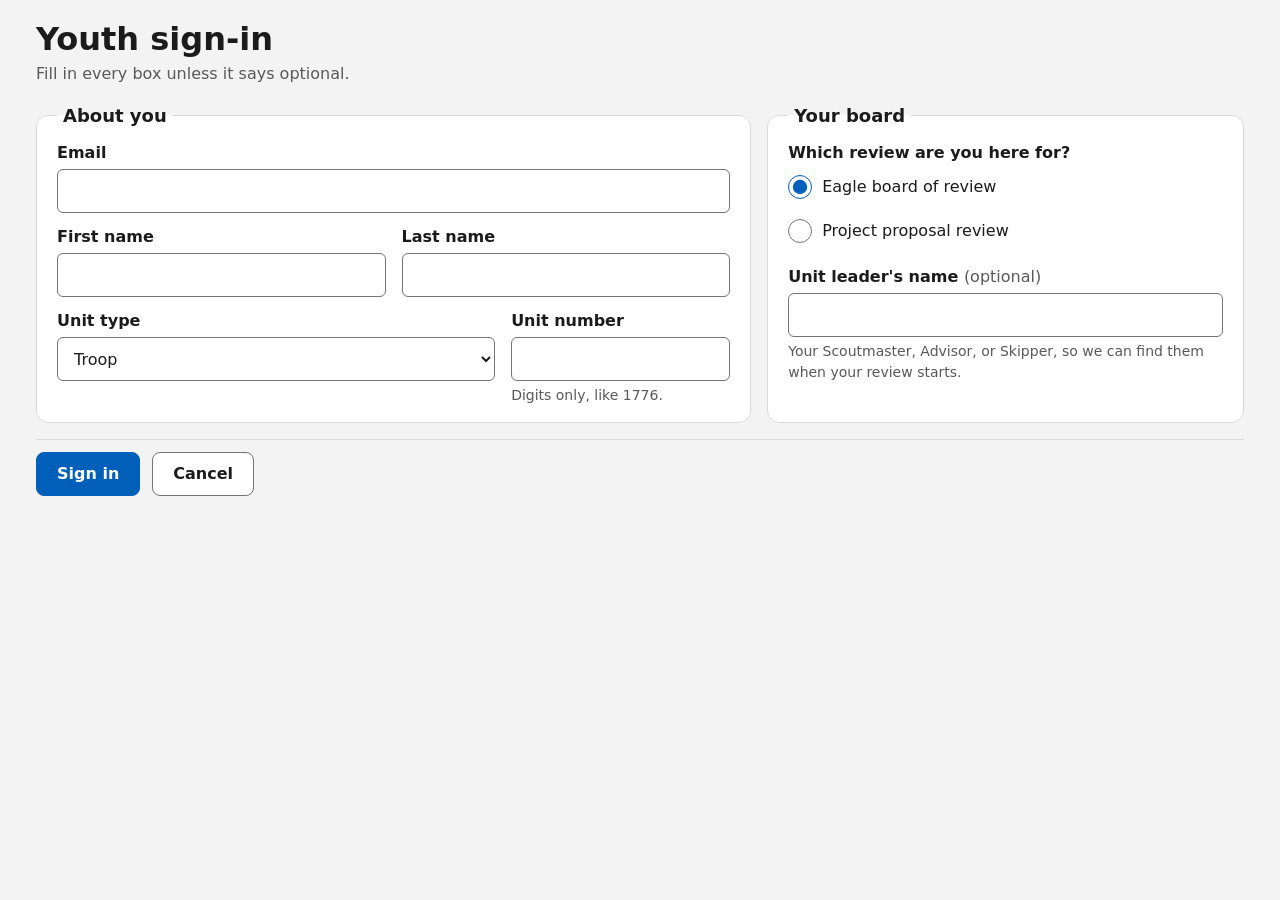
<file: src/EagleBoards.Web/wwwroot/youth_register.html>
<!DOCTYPE html>
<html lang="en">
   <head>
      <meta charset="UTF-8">
      <meta name="viewport" content="width=device-width, initial-scale=1">
      <meta name="color-scheme" content="light dark">
      <title>Youth sign-in: Eagle Boards</title>
      <link rel="stylesheet" href="checkin.css">
      <script src="checkin.js"></script>
   </head>
   <!-- Shared by every version of Eagle Boards (eagleboards-shared/checkin).
        Edit it there, not in a version's copy.

        Labels above their fields, which people complete faster than labels
        beside them. On a laptop the form spreads into columns so all of it,
        and Sign in, fits without scrolling; on a phone it is one column. The
        Sign in bar stays pinned to the bottom of the window either way, for
        anyone who can't scroll with a trackpad. No birthdate and no phone
        number: nothing uses either (SPEC.md D-7, D-8). -->
   <body>
      <main class="page form-page">
         <h1>Youth sign-in</h1>
         <p class="lead">Fill in every box unless it says optional.</p>

         <div id="errorSummary" class="status error" role="alert"></div>

         <form id="signInForm">
            <input type="hidden" name="ID" value="">

            <div class="form-columns">
               <fieldset>
                  <legend>About you</legend>
                  <div class="field">
                     <label for="Email">Email</label>
                     <!-- type="text", not "email": NONE is a legal answer and
                          type="email" would refuse it. inputmode still brings up
                          the @ keyboard on a tablet. -->
                     <input type="text" id="Email" name="Email" required
                            inputmode="email" autocomplete="email" autocapitalize="off" spellcheck="false"
                            data-required="Enter your email, or NONE if you don't have one.">
                  </div>
                  <div class="pair">
                     <div class="field">
                        <label for="First">First name</label>
                        <input type="text" id="First" name="First" required autocomplete="given-name">
                     </div>
                     <div class="field">
                        <label for="Last">Last name</label>
                        <input type="text" id="Last" name="Last" required autocomplete="family-name">
                     </div>
                  </div>
                  <div class="pair unit">
                     <div class="field">
                        <label for="UnitType">Unit type</label>
                        <select id="UnitType" name="UnitType" required>
                           <option value="Troop">Troop</option>
                           <option value="Post">Post</option>
                           <option value="Crew">Crew</option>
                           <option value="Ship">Ship</option>
                        </select>
                     </div>
                     <div class="field">
                        <label for="Unit">Unit number</label>
                        <input type="text" id="Unit" name="Unit" required inputmode="numeric" pattern="[0-9]+"
                               aria-describedby="Unit-hint"
                               data-required="Enter your unit number."
                               data-pattern="Unit number takes digits only, like 1776.">
                        <p class="hint" id="Unit-hint">Digits only, like 1776.</p>
                     </div>
                  </div>
               </fieldset>

               <fieldset>
                  <legend>Your board</legend>
                  <!-- Radio buttons, not a dropdown: two choices, both in view,
                       one click, nothing to open with a trackpad. The values
                       stay "Final" and "Project": they are what is stored, and
                       they match the rooms and the room timers. -->
                  <fieldset class="nested radios">
                     <legend>Which review are you here for?</legend>
                     <label class="check">
                        <input type="radio" name="BoardType" value="Final" id="BoardType" checked>
                        <span>Eagle board of review</span>
                     </label>
                     <label class="check">
                        <input type="radio" name="BoardType" value="Project" id="BoardType-project">
                        <span>Project proposal review</span>
                     </label>
                  </fieldset>
                  <div class="field">
                     <label for="Leader">Unit leader's name <span class="optional">(optional)</span></label>
                     <input type="text" id="Leader" name="Leader" autocomplete="off" aria-describedby="Leader-hint">
                     <p class="hint" id="Leader-hint">Your Scoutmaster, Advisor, or Skipper, so we can find them when your review starts.</p>
                  </div>
               </fieldset>
            </div>

            <div class="action-bar">
               <div class="actions">
                  <button type="submit" class="primary" id="submitButton">Sign in</button>
                  <button type="button" id="cancelButton">Cancel</button>
               </div>
               <p id="formStatus" class="status" role="status"></p>
            </div>
         </form>

         <dialog id="leaveDialog" aria-labelledby="leaveHeading">
            <h2 id="leaveHeading">Leave without signing in?</h2>
            <p>What you've typed here will be cleared.</p>
            <div class="actions">
               <button type="button" class="primary" id="keepButton">Keep signing in</button>
               <button type="button" id="leaveButton">Leave</button>
            </div>
         </dialog>
      </main>
      <script>
         ebSignInForm(document.getElementById("signInForm"), {
            registerPath: "/register-youth",
            lookupPath: "/api/youth-lookup",
            prefill: ["ID", "Last", "First", "UnitType", "Unit", "BoardType", "Leader"],
            send: ["Email", "ID", "Last", "First", "UnitType", "Unit", "BoardType", "Leader"]
         });
      </script>
   </body>
</html>
</file>
<file: src/EagleBoards.Web/wwwroot/checkin.css>
/* ========================================================================
   checkin.css: the check-in pages the tablets at the door load, shared by
   every version of Eagle Boards (see README.md in this folder).

   Built to WCAG 2.2 AA. Every text and control color below is a pair that
   scripts/check-contrast.js measures, in light and in dark; do not add a
   color without adding its pair there. In brief:

     1.4.3  text        4.5:1 or better (all pairs here are 4.5:1+,
                         including the large text that only needs 3:1)
     1.4.11 controls     field borders and the focus ring 3:1 or better
     1.4.1  color        errors and states also say so in words
     1.4.4, 1.4.10, 1.4.12  sizes in rem, one column at 320px, no fixed
                         heights on text, so zoom and text spacing reflow
     2.4.7  focus        a 3px ring on every control, never removed
     2.5.8  targets      every control at least 44px tall
     2.4.11 focus        the pinned Sign in bar never hides the field in
                         focus (scroll-padding-bottom)

   Built for a shared laptop, too: on a laptop-sized window the whole form
   fits without scrolling (the fields spread into columns on a wide screen),
   and Sign in / Cancel stay pinned to the bottom of the window whatever the
   screen, so nobody has to scroll with a trackpad to find them.

   The system's accent color is deliberately not used: a tablet whose owner
   chose yellow would put yellow text on white. The colors are fixed and
   measured instead. Light or dark follows the device (prefers-color-scheme),
   and Windows High Contrast (forced-colors) gets system colors throughout.
   ======================================================================== */

:root {
   color-scheme: light dark;

   --font: system-ui, -apple-system, "Segoe UI Variable Text", "Segoe UI", Roboto, "Helvetica Neue", sans-serif;

   --bg: #f3f3f3;
   --surface: #ffffff;
   --surface-alt: #f7f7f7;
   --text: #1b1b1b;
   --text-2: #595959;
   --divider: #d9d9d9;
   --control-border: #757575;
   --accent: #005fb8;
   --accent-text: #ffffff;
   --accent-fg: #005fb8;
   --focus: #005fb8;
   --error-fg: #a4221c;
   --error-bg: #fdecea;
   --disabled-fg: #6b6b6b;
   --disabled-bg: #ebebeb;
   --backdrop: rgba(0, 0, 0, 0.45);
}

@media (prefers-color-scheme: dark) {
   :root {
      --bg: #1c1c1c;
      --surface: #272727;
      --surface-alt: #2e2e2e;
      --text: #f2f2f2;
      --text-2: #bdbdbd;
      --divider: #3d3d3d;
      --control-border: #9a9a9a;
      --accent: #4cc2ff;
      --accent-text: #000000;
      --accent-fg: #7fd4ff;
      --focus: #7fd4ff;
      --error-fg: #ffb4ab;
      --error-bg: #3f2422;
      --disabled-fg: #a3a3a3;
      --disabled-bg: #333333;
      --backdrop: rgba(0, 0, 0, 0.65);
   }
}

*, *::before, *::after { box-sizing: border-box; }

html { font-size: 100%; scroll-padding-bottom: 7rem; }

body {
   margin: 0;
   min-height: 100vh;
   font: 1rem/1.5 var(--font);
   color: var(--text);
   background: var(--bg);
   accent-color: var(--accent);
   -webkit-text-size-adjust: 100%;
}

a { color: var(--accent-fg); text-underline-offset: 0.15em; }

[hidden] { display: none !important; }

.visually-hidden {
   position: absolute;
   width: 1px; height: 1px;
   margin: -1px; padding: 0;
   overflow: hidden;
   clip: rect(0 0 0 0);
   white-space: nowrap;
   border: 0;
}

/* 2.4.7: one visible focus ring for everything, 3px, offset so it never sits
   on the same color as a filled button. */
:focus-visible {
   outline: 3px solid var(--focus);
   outline-offset: 2px;
}

.page {
   max-width: 60rem;
   margin: 0 auto;
   padding: 2rem 1.25rem 3rem;
}

/* A form uses the width a laptop has: one column on a phone, two or three
   on a wider screen, so the whole form fits without scrolling. */
.form-page { max-width: 78rem; padding-top: 1.25rem; padding-bottom: 0; }
.form-page h1 { margin-top: 0; font-size: clamp(1.625rem, 3.5vw, 2rem); }
.form-page .lead { margin-bottom: 1rem; font-size: 1rem; }

.form-columns { display: grid; grid-template-columns: 1fr; gap: 1rem; }
.form-columns > fieldset { margin: 0; }
@media (min-width: 52rem) {
   .form-columns { grid-template-columns: 3fr 2fr; }
   .form-columns.three > :last-child { grid-column: 1 / -1; }
}
@media (min-width: 60rem) {
   .form-columns.three { grid-template-columns: 5fr 3fr 3fr; }
   .form-columns.three > :last-child { grid-column: auto; }
}

h1 {
   margin: 0.5rem 0 0.25rem;
   font-size: clamp(1.75rem, 5vw, 2.75rem);
   line-height: 1.2;
}
.welcome h1, .welcome .lead { text-align: center; }
h2 { margin: 0; font-size: 1.25rem; line-height: 1.3; }
h3 { margin: 0; font-size: 1.125rem; line-height: 1.3; }

.lead {
   margin: 0 0 1.75rem;
   font-size: clamp(1.0625rem, 2.4vw, 1.25rem);
   color: var(--text-2);
}

.hint { margin: 0.25rem 0 0; font-size: 0.875rem; color: var(--text-2); }

/* ---------------------------------------------------------- welcome page */
.choices {
   display: grid;
   grid-template-columns: repeat(auto-fit, minmax(15rem, 1fr));
   gap: 1rem;
   margin: 0 0 2rem;
}

/* The two ways in are links (they go to another page), drawn as big tiles,
   both alike: when one was filled, people took it for already chosen. */
.choice {
   display: flex;
   flex-direction: column;
   justify-content: center;
   gap: 0.25rem;
   min-height: 7.5rem;
   padding: 1.25rem 1.5rem;
   border: 2px solid var(--control-border);
   border-radius: 0.75rem;
   background: var(--surface);
   color: var(--text);
   text-decoration: none;
}
.choice-title { font-size: 1.625rem; font-weight: 700; line-height: 1.2; }
.choice-detail { font-size: 1rem; color: var(--text-2); }
.choice:hover { background: var(--surface-alt); }

.lists {
   display: grid;
   grid-template-columns: repeat(auto-fit, minmax(17rem, 1fr));
   gap: 1rem;
}

.card {
   background: var(--surface);
   border: 1px solid var(--divider);
   border-radius: 0.75rem;
   padding: 1rem 1.25rem 1.25rem;
}
.card-head {
   display: flex;
   flex-wrap: wrap;
   align-items: center;
   justify-content: space-between;
   gap: 0.5rem;
   margin-bottom: 0.5rem;
}

.list-scroll { max-height: 22rem; overflow-y: auto; }

table { width: 100%; border-collapse: collapse; font-size: 1rem; }
th {
   text-align: left;
   font-size: 0.875rem;
   font-weight: 600;
   color: var(--text-2);
   padding: 0.25rem 0.5rem 0.375rem 0;
   border-bottom: 1px solid var(--divider);
}
td { padding: 0.5rem 0.5rem 0.5rem 0; border-bottom: 1px solid var(--divider); vertical-align: top; }
td.time { color: var(--text-2); white-space: nowrap; }
.empty { margin: 0.5rem 0 0; color: var(--text-2); }

.lists-heading { margin: 1.5rem 0 0.75rem; }

/* ------------------------------------------------------------------ forms */
form { margin: 0; }

fieldset {
   margin: 0 0 1rem;
   padding: 0.75rem 1.25rem 1rem;
   background: var(--surface);
   border: 1px solid var(--divider);
   border-radius: 0.75rem;
}
legend {
   padding: 0 0.375rem;
   font-size: 1.125rem;
   font-weight: 700;
}

fieldset.nested {
   margin: 1rem 0 0;
   padding: 0;
   background: none;
   border: 0;
   border-radius: 0;
}
fieldset.nested > legend { padding: 0; font-size: 1rem; font-weight: 600; }
fieldset.radios { margin: 0 0 0.75rem; }
fieldset.radios .check { padding: 0.375rem 0; }

.field { margin: 0 0 0.75rem; }
.field:last-child { margin-bottom: 0; }
.field > label, .field-label {
   display: block;
   margin: 0 0 0.25rem;
   font-weight: 600;
}
.optional { font-weight: 400; color: var(--text-2); }

.pair { display: grid; grid-template-columns: 1fr 1fr; gap: 0 1rem; }
.pair.unit { grid-template-columns: 2fr 1fr; }
@media (max-width: 30rem) {
   .pair, .pair.unit { grid-template-columns: 1fr; }
}

input[type=text], input[type=tel], input[type=email], input[type=search], select {
   display: block;
   width: 100%;
   min-height: 2.75rem;
   padding: 0.5rem 0.75rem;
   font: inherit;
   color: var(--text);
   background: var(--surface);
   border: 1px solid var(--control-border);
   border-radius: 0.375rem;
}
input:disabled, select:disabled {
   color: var(--disabled-fg);
   background: var(--disabled-bg);
   border-style: dashed;
}
input[aria-invalid=true], select[aria-invalid=true] {
   border: 2px solid var(--error-fg);
}

.field-error {
   display: flex;
   gap: 0.375rem;
   margin: 0.375rem 0 0;
   font-weight: 600;
   color: var(--error-fg);
}
.field-error::before { content: "\26A0\FE0E"; } /* warning sign, as text */

.check {
   display: flex;
   align-items: flex-start;
   gap: 0.625rem;
   min-height: 2.75rem;
   padding: 0.5rem 0;
   cursor: pointer;
}
.check input { flex: 0 0 auto; width: 1.375rem; height: 1.375rem; margin: 0.125rem 0 0; }
.check input[type=radio] { width: 1.5rem; height: 1.5rem; margin: 0; }
.check:has(input[type=radio]) { align-items: center; }

.choice-list {
   max-height: 8.5rem;
   overflow-y: auto;
   margin-top: 0.5rem;
   padding: 0 0.75rem;
   border: 1px solid var(--control-border);
   border-radius: 0.375rem;
}
.choice-list .check + .check { border-top: 1px solid var(--divider); }

/* ---------------------------------------------------------------- buttons */
button, .button {
   display: inline-flex;
   align-items: center;
   justify-content: center;
   min-height: 2.75rem;
   padding: 0.5rem 1.25rem;
   font: inherit;
   font-weight: 600;
   color: var(--text);
   background: var(--surface);
   border: 1px solid var(--control-border);
   border-radius: 0.5rem;
   text-decoration: none;
   cursor: pointer;
}
button:hover, .button:hover { background: var(--surface-alt); }
button.primary, .button.primary {
   color: var(--accent-text);
   background: var(--accent);
   border-color: var(--accent);
}
button.primary:hover, .button.primary:hover { background: var(--accent); text-decoration: underline; }
button:disabled { color: var(--disabled-fg); background: var(--disabled-bg); border-color: var(--disabled-bg); cursor: default; text-decoration: none; }

.actions { display: flex; flex-wrap: wrap; gap: 0.75rem; margin: 1.5rem 0 0; }

/* Sign in and Cancel, pinned to the bottom of the window, with the
   "Signing you in..." and failure messages right beside them. */
.action-bar {
   position: sticky;
   bottom: 0;
   z-index: 2;
   display: flex;
   flex-wrap: wrap;
   align-items: center;
   gap: 0.75rem 1.5rem;
   margin-top: 1rem;
   padding: 0.75rem 0 1rem;
   background: var(--bg);
   border-top: 1px solid var(--divider);
}
.action-bar .actions { margin: 0; }
.action-bar .status { margin: 0; flex: 1 1 18rem; }
.action-bar .status:empty { flex-basis: 0; }

/* --------------------------------------------------- messages (4.1.3) */
/* Live regions stay in the page when empty (only collapsed), so a screen
   reader is already listening when a message arrives. */
.status {
   margin: 1rem 0 0;
   padding: 0.75rem 1rem;
   border-radius: 0.5rem;
   border: 1px solid var(--divider);
   background: var(--surface);
}
.status.error { color: var(--error-fg); background: var(--error-bg); border-color: var(--error-fg); font-weight: 600; }
.status:empty { margin: 0; padding: 0; border: 0; }
.status ul { margin: 0.5rem 0 0; padding-left: 1.25rem; }
.status p { margin: 0; }
.status a { color: inherit; }

/* ------------------------------------------------------------------ dialog */
dialog {
   max-width: min(30rem, calc(100vw - 2rem));
   padding: 1.5rem;
   color: var(--text);
   background: var(--surface);
   border: 1px solid var(--control-border);
   border-radius: 0.75rem;
}
dialog::backdrop { background: var(--backdrop); }
dialog h2 { font-size: 1.25rem; }
dialog p { margin: 0.5rem 0 0; }

/* ------------------------------------------- Windows High Contrast (forced) */
@media (forced-colors: active) {
   .choice, .card, fieldset, button, .button, dialog, .status { border: 1px solid CanvasText; }
   button.primary, .button.primary { border: 3px solid Highlight; }
   :focus-visible { outline-color: Highlight; }
}

@media (prefers-reduced-motion: reduce) {
   * { scroll-behavior: auto !important; }
}
</file>
